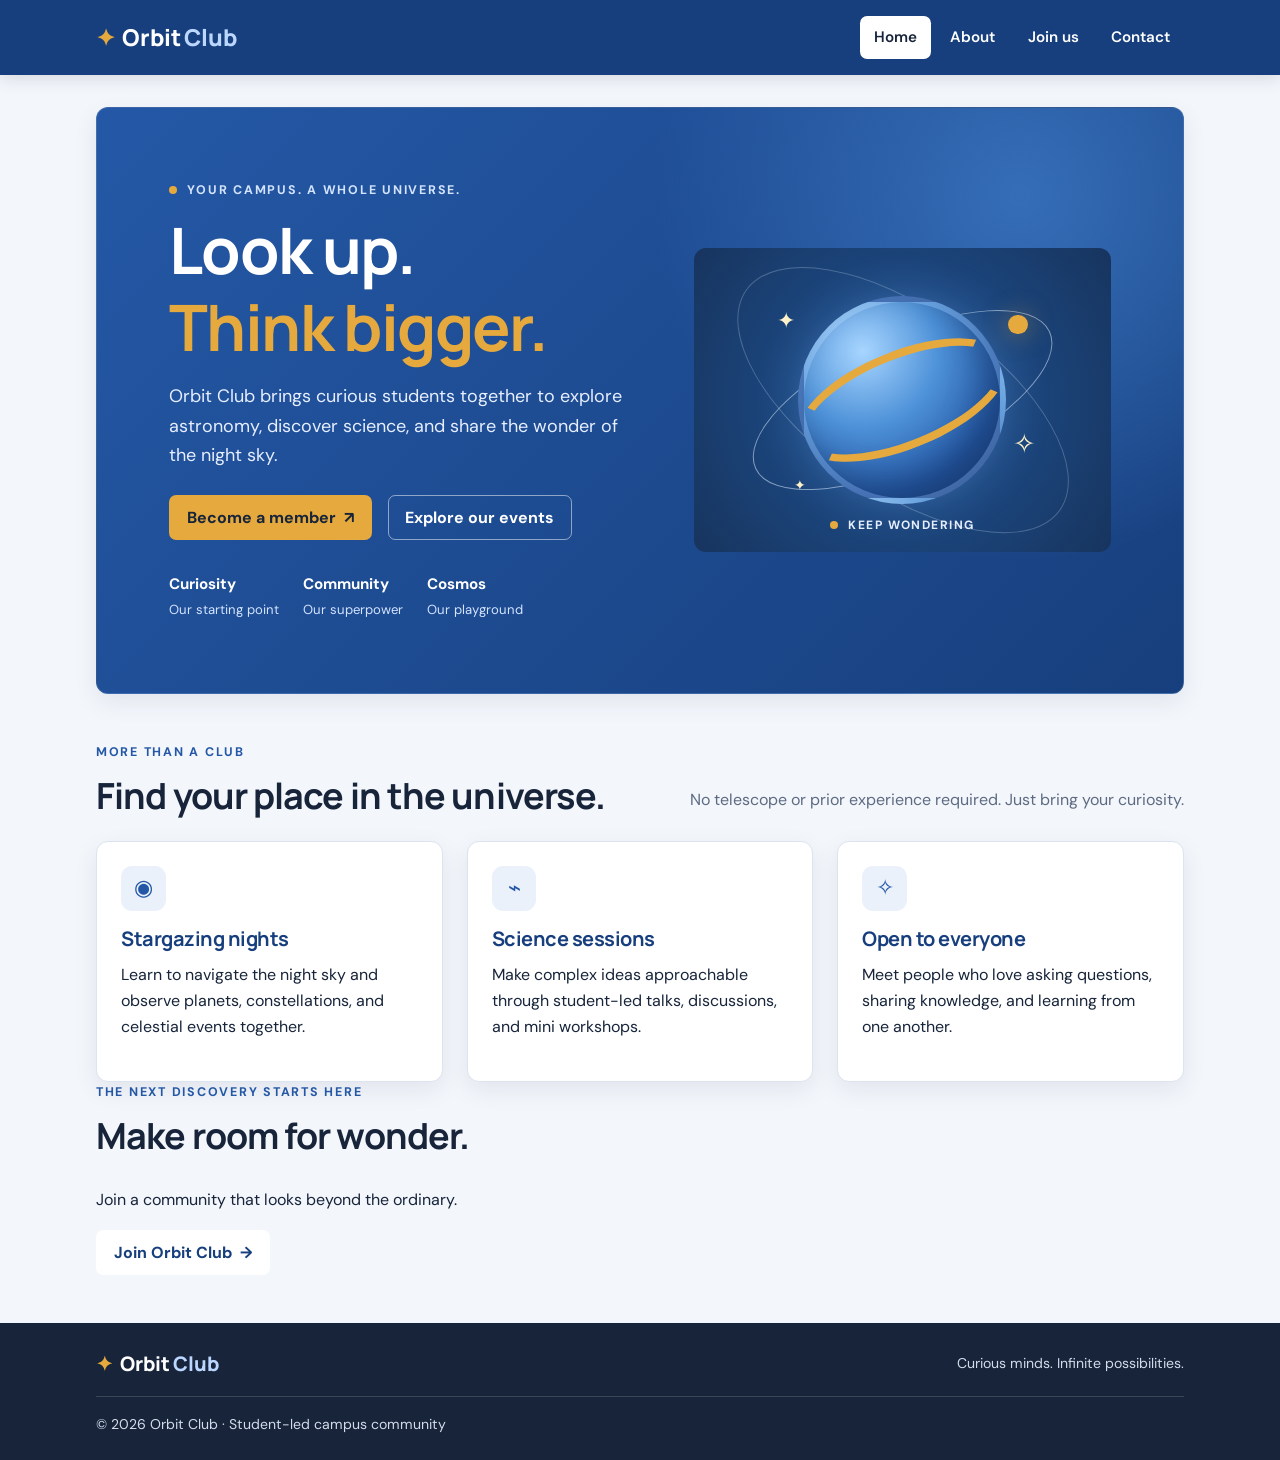
<file: index.html>
<!DOCTYPE html>
<html lang="en">
<head>
<meta charset="UTF-8"><meta name="viewport" content="width=device-width, initial-scale=1.0">
<meta name="description" content="Orbit Club is a student community for astronomy, science, and space exploration.">
<title>Orbit Club | Explore Beyond</title><link rel="icon" type="image/svg+xml" href="favicon.svg"><link rel="stylesheet" href="css/style.css">
</head>
<body>
<header class="site-header"><a class="brand" href="index.html"><span class="brand-mark" aria-hidden="true">✦</span> Orbit<span class="brand-accent">Club</span></a><nav class="site-nav" aria-label="Main navigation"><a class="active" href="index.html" aria-current="page">Home</a><a href="about.html">About</a><a href="registration.html">Join us</a><a href="contact.html">Contact</a></nav></header>
<main>
<section class="hero"><div class="hero-copy"><p class="eyebrow"><span class="status-dot" aria-hidden="true"></span> YOUR CAMPUS. A WHOLE UNIVERSE.</p><h1>Look up.<br><span>Think bigger.</span></h1><p class="lead">Orbit Club brings curious students together to explore astronomy, discover science, and share the wonder of the night sky.</p><div class="actions"><a class="button primary" href="registration.html">Become a member <span aria-hidden="true">↗</span></a><a class="button secondary" href="about.html#events">Explore our events</a></div><div class="hero-stats"><div><strong>Curiosity</strong><span>Our starting point</span></div><div><strong>Community</strong><span>Our superpower</span></div><div><strong>Cosmos</strong><span>Our playground</span></div></div></div>
<div class="hero-art" role="img" aria-label="Decorative illustration of a blue planet, its orbit, and stars"><div class="orbit orbit-one"></div><div class="orbit orbit-two"></div><div class="planet"><span></span></div><div class="moon"></div><span class="star star-a">✦</span><span class="star star-b">✧</span><span class="star star-c">✦</span><div class="art-label"><span class="status-dot"></span> KEEP WONDERING</div></div></section>
<section class="section"><div class="section-heading"><div><p class="eyebrow">MORE THAN A CLUB</p><h2>Find your place in the universe.</h2></div><p class="heading-note">No telescope or prior experience required. Just bring your curiosity.</p></div><div class="feature-grid">
<article class="feature-card"><span class="feature-icon" aria-hidden="true">◉</span><h3>Stargazing nights</h3><p>Learn to navigate the night sky and observe planets, constellations, and celestial events together.</p></article>
<article class="feature-card"><span class="feature-icon" aria-hidden="true">⌁</span><h3>Science sessions</h3><p>Make complex ideas approachable through student-led talks, discussions, and mini workshops.</p></article>
<article class="feature-card"><span class="feature-icon" aria-hidden="true">✧</span><h3>Open to everyone</h3><p>Meet people who love asking questions, sharing knowledge, and learning from one another.</p></article>
</div></section>
<section class="join-banner"><div><p class="eyebrow">THE NEXT DISCOVERY STARTS HERE</p><h2>Make room for wonder.</h2><p>Join a community that looks beyond the ordinary.</p></div><a class="button light" href="registration.html">Join Orbit Club <span aria-hidden="true">→</span></a></section>
</main>
<footer class="site-footer"><a class="brand" href="index.html"><span class="brand-mark" aria-hidden="true">✦</span> Orbit<span class="brand-accent">Club</span></a><p>Curious minds. Infinite possibilities.</p><p class="copyright">© 2026 Orbit Club · Student-led campus community</p></footer>
</body></html>
</file>
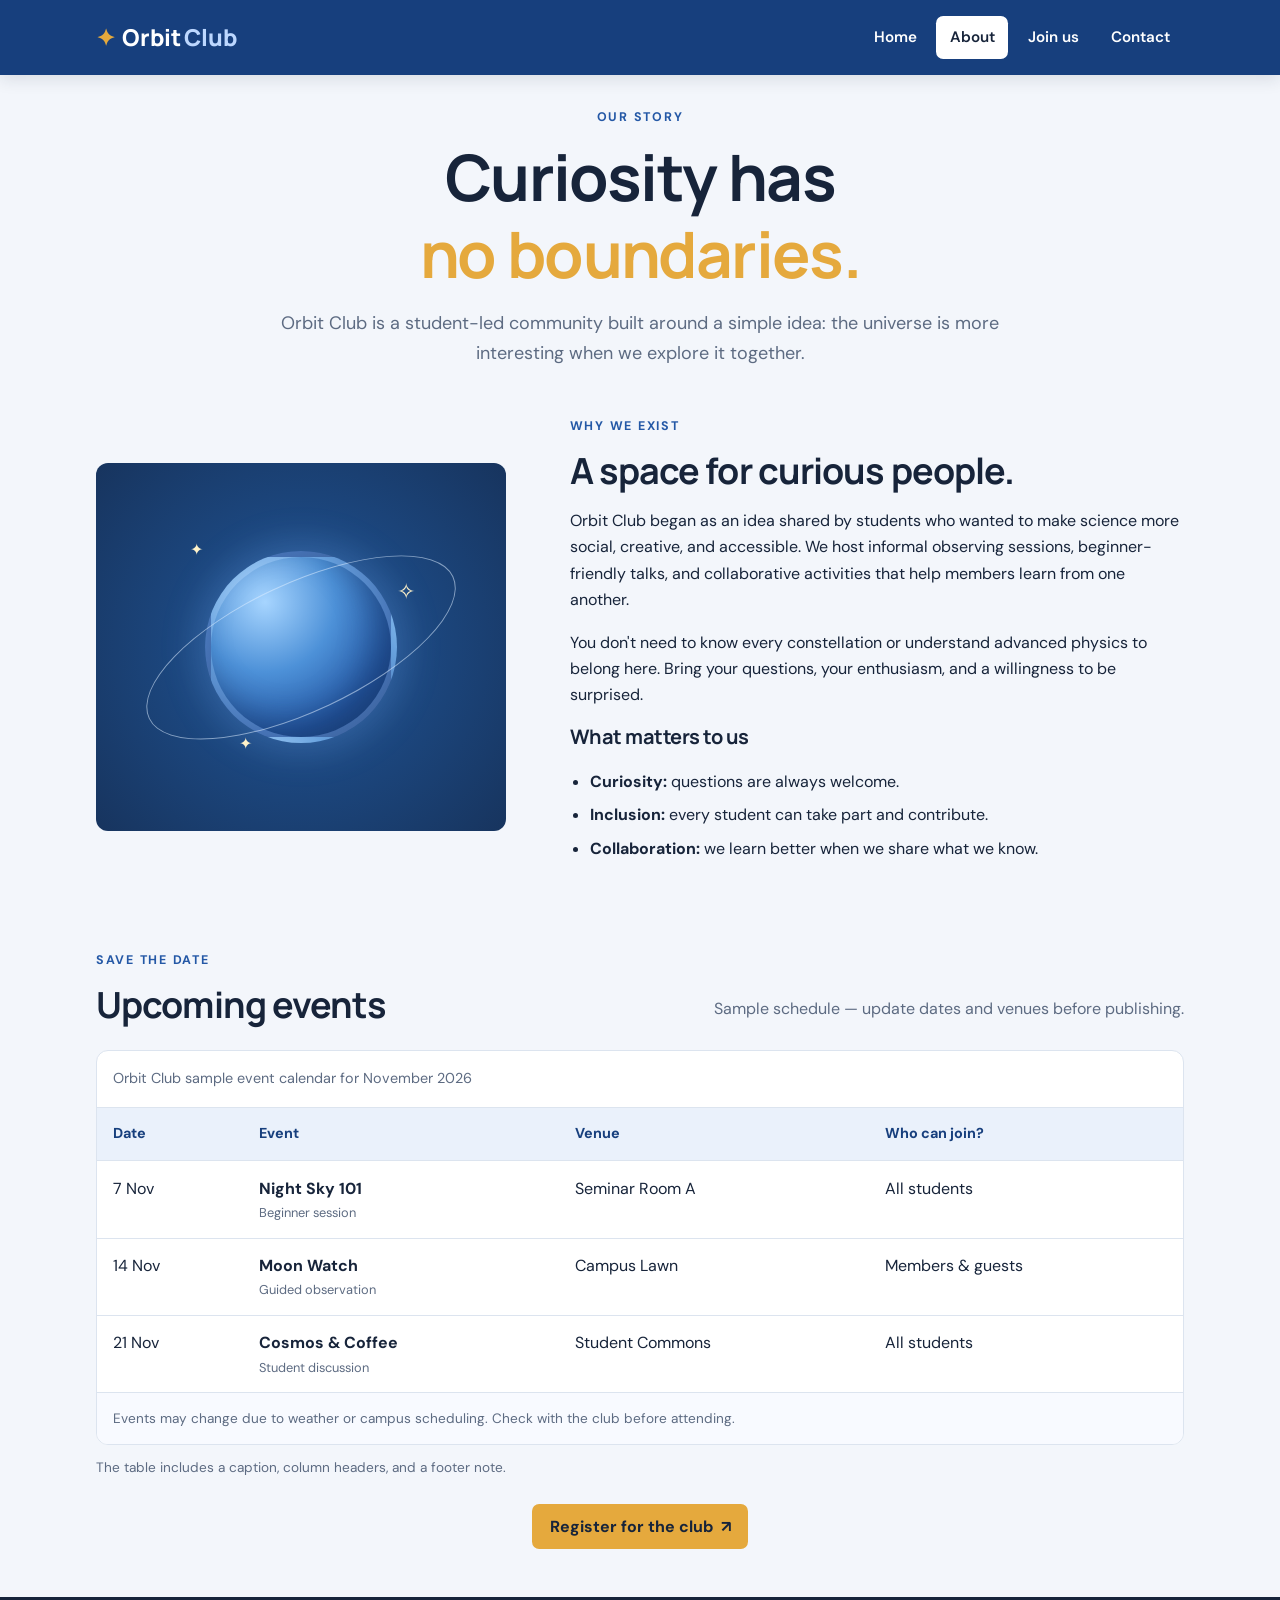
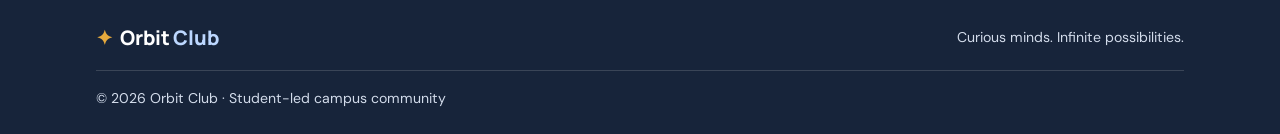
<file: about.html>
<!DOCTYPE html>
<html lang="en">
<head><meta charset="UTF-8"><meta name="viewport" content="width=device-width, initial-scale=1.0"><meta name="description" content="Learn about Orbit Club's story, values, and upcoming campus events."><title>About & Events | Orbit Club</title><link rel="icon" type="image/svg+xml" href="favicon.svg"><link rel="stylesheet" href="css/style.css"></head>
<body>
<header class="site-header"><a class="brand" href="index.html"><span class="brand-mark" aria-hidden="true">✦</span> Orbit<span class="brand-accent">Club</span></a><nav class="site-nav" aria-label="Main navigation"><a href="index.html">Home</a><a class="active" href="about.html" aria-current="page">About</a><a href="registration.html">Join us</a><a href="contact.html">Contact</a></nav></header>
<main class="page-main">
<section class="page-intro"><p class="eyebrow">OUR STORY</p><h1>Curiosity has<br><span>no boundaries.</span></h1><p class="lead">Orbit Club is a student-led community built around a simple idea: the universe is more interesting when we explore it together.</p></section>
<section class="story-grid"><div class="story-visual" role="img" aria-label="Decorative illustration of a planet and stars"><div class="story-planet"></div><span class="story-star one">✦</span><span class="story-star two">✧</span><span class="story-star three">✦</span><div class="story-orbit"></div></div><article class="prose"><p class="eyebrow">WHY WE EXIST</p><h2>A space for curious people.</h2><p>Orbit Club began as an idea shared by students who wanted to make science more social, creative, and accessible. We host informal observing sessions, beginner-friendly talks, and collaborative activities that help members learn from one another.</p><p>You don't need to know every constellation or understand advanced physics to belong here. Bring your questions, your enthusiasm, and a willingness to be surprised.</p><h3>What matters to us</h3><ul class="value-list"><li><strong>Curiosity:</strong> questions are always welcome.</li><li><strong>Inclusion:</strong> every student can take part and contribute.</li><li><strong>Collaboration:</strong> we learn better when we share what we know.</li></ul></article></section>
<section class="section events-section" id="events"><div class="section-heading"><div><p class="eyebrow">SAVE THE DATE</p><h2>Upcoming events</h2></div><p class="heading-note">Sample schedule — update dates and venues before publishing.</p></div><div class="table-wrap"><table><caption>Orbit Club sample event calendar for November 2026</caption><thead><tr><th scope="col">Date</th><th scope="col">Event</th><th scope="col">Venue</th><th scope="col">Who can join?</th></tr></thead><tbody>
<tr><td><time datetime="2026-11-07">7 Nov</time></td><td><strong>Night Sky 101</strong><span class="table-sub">Beginner session</span></td><td>Seminar Room A</td><td>All students</td></tr>
<tr><td><time datetime="2026-11-14">14 Nov</time></td><td><strong>Moon Watch</strong><span class="table-sub">Guided observation</span></td><td>Campus Lawn</td><td>Members &amp; guests</td></tr>
<tr><td><time datetime="2026-11-21">21 Nov</time></td><td><strong>Cosmos &amp; Coffee</strong><span class="table-sub">Student discussion</span></td><td>Student Commons</td><td>All students</td></tr>
</tbody><tfoot><tr><td colspan="4">Events may change due to weather or campus scheduling. Check with the club before attending.</td></tr></tfoot></table></div><p class="table-note">The table includes a caption, column headers, and a footer note.</p><div class="center-action"><a class="button primary" href="registration.html">Register for the club <span aria-hidden="true">↗</span></a></div></section>
</main><footer class="site-footer"><a class="brand" href="index.html"><span class="brand-mark" aria-hidden="true">✦</span> Orbit<span class="brand-accent">Club</span></a><p>Curious minds. Infinite possibilities.</p><p class="copyright">© 2026 Orbit Club · Student-led campus community</p></footer></body></html>
</file>
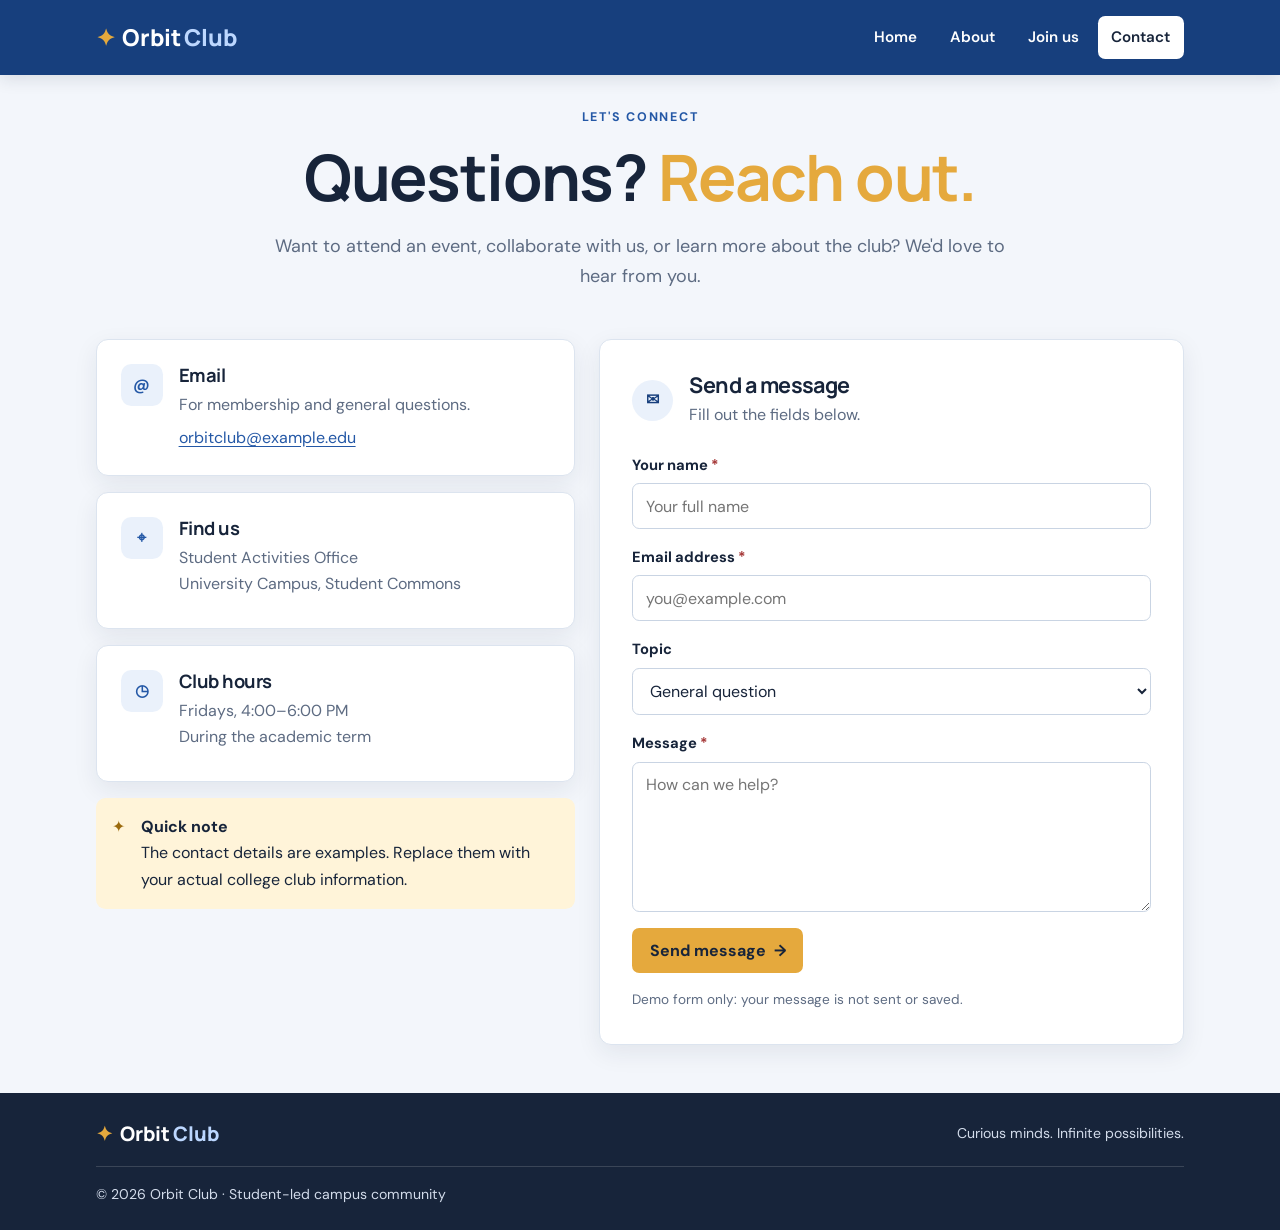
<file: contact.html>
<!DOCTYPE html>
<html lang="en">
<head><meta charset="UTF-8"><meta name="viewport" content="width=device-width, initial-scale=1.0"><meta name="description" content="Contact Orbit Club with questions about membership, events, or volunteering."><title>Contact | Orbit Club</title><link rel="icon" type="image/svg+xml" href="favicon.svg"><link rel="stylesheet" href="css/style.css"></head>
<body>
<header class="site-header"><a class="brand" href="index.html"><span class="brand-mark" aria-hidden="true">✦</span> Orbit<span class="brand-accent">Club</span></a><nav class="site-nav" aria-label="Main navigation"><a href="index.html">Home</a><a href="about.html">About</a><a href="registration.html">Join us</a><a class="active" href="contact.html" aria-current="page">Contact</a></nav></header>
<main class="page-main"><section class="page-intro"><p class="eyebrow">LET'S CONNECT</p><h1>Questions? <span>Reach out.</span></h1><p class="lead">Want to attend an event, collaborate with us, or learn more about the club? We'd love to hear from you.</p></section>
<section class="contact-layout"><div class="contact-details">
<article class="contact-card"><span class="contact-icon" aria-hidden="true">@</span><div><h2>Email</h2><p>For membership and general questions.</p><a href="mailto:orbitclub@example.edu">orbitclub@example.edu</a></div></article>
<article class="contact-card"><span class="contact-icon" aria-hidden="true">⌖</span><div><h2>Find us</h2><p>Student Activities Office<br>University Campus, Student Commons</p></div></article>
<article class="contact-card"><span class="contact-icon" aria-hidden="true">◷</span><div><h2>Club hours</h2><p>Fridays, 4:00–6:00 PM<br>During the academic term</p></div></article>
<div class="contact-note"><span aria-hidden="true">✦</span><p><strong>Quick note</strong><br>The contact details are examples. Replace them with your actual college club information.</p></div></div>
<form class="form-card contact-form" action="#" method="get"><div class="form-heading"><span class="step-number">✉</span><div><h2>Send a message</h2><p>Fill out the fields below.</p></div></div><div class="field-grid">
<div class="field full"><label for="contact-name">Your name <span>*</span></label><input id="contact-name" name="contact-name" type="text" autocomplete="name" required minlength="2" placeholder="Your full name"></div>
<div class="field full"><label for="contact-email">Email address <span>*</span></label><input id="contact-email" name="contact-email" type="email" autocomplete="email" required placeholder="you@example.com"></div>
<div class="field full"><label for="subject">Topic</label><select id="subject" name="subject"><option>General question</option><option>Membership</option><option>Upcoming event</option><option>Volunteering</option><option>Collaboration</option></select></div>
<div class="field full"><label for="message">Message <span>*</span></label><textarea id="message" name="message" rows="6" required minlength="10" placeholder="How can we help?"></textarea></div>
</div><button class="button primary submit-button" type="submit">Send message <span aria-hidden="true">→</span></button><p class="form-disclaimer">Demo form only: your message is not sent or saved.</p></form></section></main>
<footer class="site-footer"><a class="brand" href="index.html"><span class="brand-mark" aria-hidden="true">✦</span> Orbit<span class="brand-accent">Club</span></a><p>Curious minds. Infinite possibilities.</p><p class="copyright">© 2026 Orbit Club · Student-led campus community</p></footer></body></html>
</file>
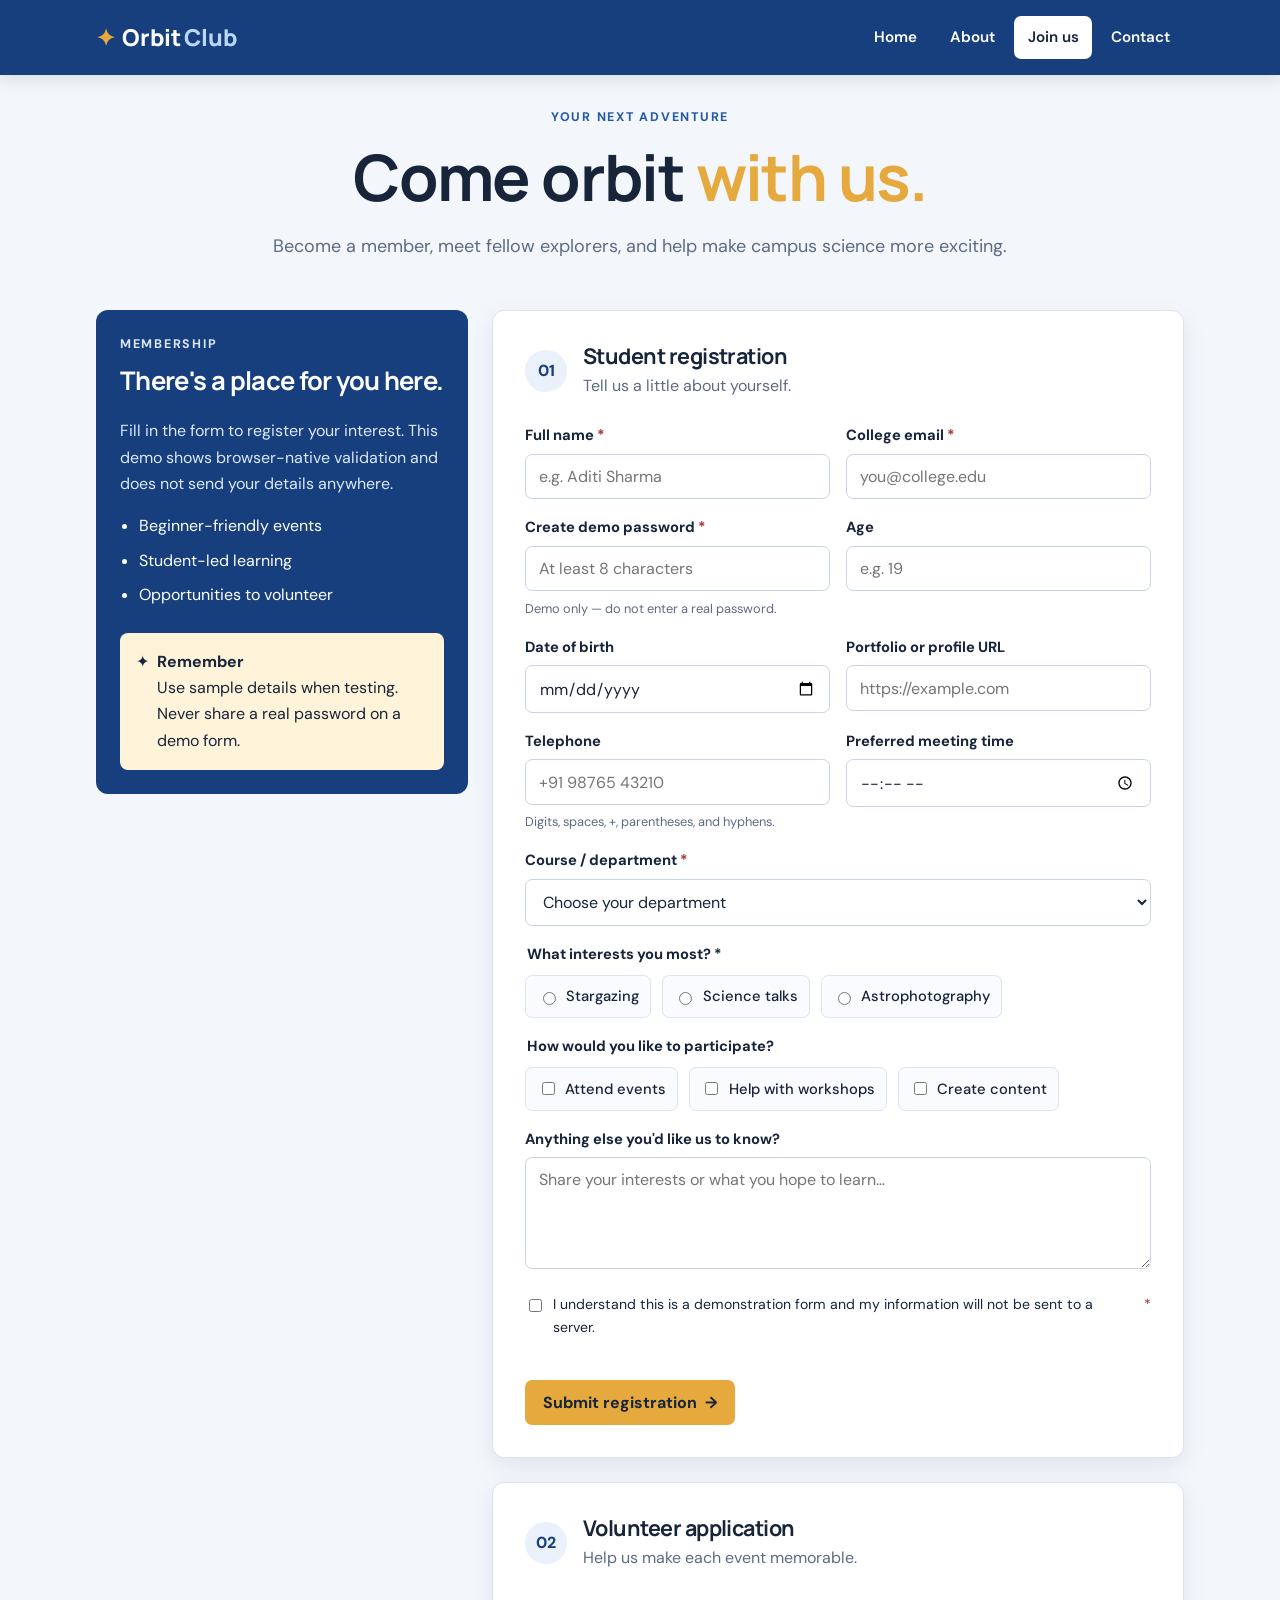
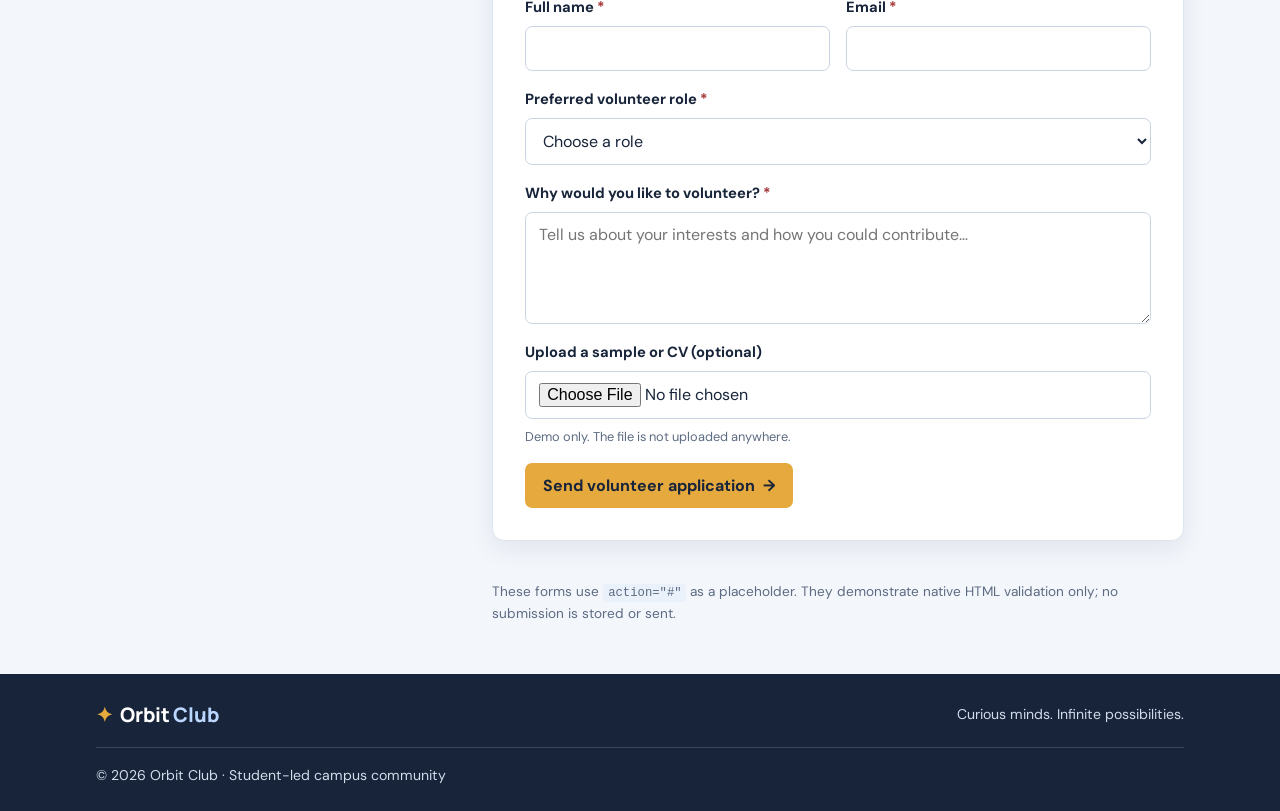
<file: registration.html>
<!DOCTYPE html>
<html lang="en">
<head><meta charset="UTF-8"><meta name="viewport" content="width=device-width, initial-scale=1.0"><meta name="description" content="Register as an Orbit Club member or apply to volunteer at club events."><title>Join Orbit Club | Registration</title><link rel="icon" type="image/svg+xml" href="favicon.svg"><link rel="stylesheet" href="css/style.css"></head>
<body>
<header class="site-header"><a class="brand" href="index.html"><span class="brand-mark" aria-hidden="true">✦</span> Orbit<span class="brand-accent">Club</span></a><nav class="site-nav" aria-label="Main navigation"><a href="index.html">Home</a><a href="about.html">About</a><a class="active" href="registration.html" aria-current="page">Join us</a><a href="contact.html">Contact</a></nav></header>
<main class="page-main"><section class="page-intro"><p class="eyebrow">YOUR NEXT ADVENTURE</p><h1>Come orbit <span>with us.</span></h1><p class="lead">Become a member, meet fellow explorers, and help make campus science more exciting.</p></section>
<div class="form-layout"><aside class="form-aside"><p class="eyebrow">MEMBERSHIP</p><h2>There's a place for you here.</h2><p>Fill in the form to register your interest. This demo shows browser-native validation and does not send your details anywhere.</p><ul class="aside-list"><li>Beginner-friendly events</li><li>Student-led learning</li><li>Opportunities to volunteer</li></ul><div class="aside-callout"><span aria-hidden="true">✦</span><p><strong>Remember</strong><br>Use sample details when testing. Never share a real password on a demo form.</p></div></aside>
<div class="forms-stack">
<form class="form-card" action="#" method="get"><div class="form-heading"><span class="step-number">01</span><div><h2>Student registration</h2><p>Tell us a little about yourself.</p></div></div><div class="field-grid">
<div class="field"><label for="full-name">Full name <span>*</span></label><input id="full-name" name="full-name" type="text" autocomplete="name" placeholder="e.g. Aditi Sharma" required minlength="2"></div>
<div class="field"><label for="student-email">College email <span>*</span></label><input id="student-email" name="student-email" type="email" autocomplete="email" placeholder="you@college.edu" required></div>
<div class="field"><label for="account-password">Create demo password <span>*</span></label><input id="account-password" name="account-password" type="password" autocomplete="new-password" placeholder="At least 8 characters" required minlength="8"><small>Demo only — do not enter a real password.</small></div>
<div class="field"><label for="age">Age</label><input id="age" name="age" type="number" min="16" max="100" step="1" placeholder="e.g. 19"></div>
<div class="field"><label for="birth-date">Date of birth</label><input id="birth-date" name="birth-date" type="date"></div>
<div class="field"><label for="portfolio">Portfolio or profile URL</label><input id="portfolio" name="portfolio" type="url" placeholder="https://example.com"></div>
<div class="field"><label for="phone">Telephone</label><input id="phone" name="phone" type="tel" autocomplete="tel" pattern="[0-9+() -]{7,20}" placeholder="+91 98765 43210"><small>Digits, spaces, +, parentheses, and hyphens.</small></div>
<div class="field"><label for="meeting-time">Preferred meeting time</label><input id="meeting-time" name="meeting-time" type="time"></div>
<div class="field full"><label for="course">Course / department <span>*</span></label><select id="course" name="course" required><option value="">Choose your department</option><option>Computer Science</option><option>Engineering</option><option>Physics</option><option>Humanities</option><option>Commerce &amp; Management</option><option>Other</option></select></div>
<fieldset class="field full"><legend>What interests you most? *</legend><div class="choice-row"><label class="choice"><input type="radio" name="interest" value="stargazing" required> Stargazing</label><label class="choice"><input type="radio" name="interest" value="science-talks"> Science talks</label><label class="choice"><input type="radio" name="interest" value="astrophotography"> Astrophotography</label></div></fieldset>
<fieldset class="field full"><legend>How would you like to participate?</legend><div class="choice-row"><label class="choice"><input type="checkbox" name="participation" value="events"> Attend events</label><label class="choice"><input type="checkbox" name="participation" value="workshops"> Help with workshops</label><label class="choice"><input type="checkbox" name="participation" value="communications"> Create content</label></div></fieldset>
<div class="field full"><label for="intro">Anything else you'd like us to know?</label><textarea id="intro" name="intro" rows="4" placeholder="Share your interests or what you hope to learn…"></textarea></div>
</div><label class="consent"><input type="checkbox" name="consent" required> I understand this is a demonstration form and my information will not be sent to a server. <span>*</span></label><button class="button primary submit-button" type="submit">Submit registration <span aria-hidden="true">→</span></button></form>
<form class="form-card" action="#" method="get" enctype="multipart/form-data"><div class="form-heading"><span class="step-number">02</span><div><h2>Volunteer application</h2><p>Help us make each event memorable.</p></div></div><div class="field-grid">
<div class="field"><label for="volunteer-name">Full name <span>*</span></label><input id="volunteer-name" name="volunteer-name" type="text" required></div>
<div class="field"><label for="volunteer-email">Email <span>*</span></label><input id="volunteer-email" name="volunteer-email" type="email" required></div>
<div class="field full"><label for="volunteer-role">Preferred volunteer role <span>*</span></label><select id="volunteer-role" name="volunteer-role" required><option value="">Choose a role</option><option>Event coordination</option><option>Social media &amp; design</option><option>Equipment &amp; logistics</option><option>Workshop support</option></select></div>
<div class="field full"><label for="availability">Why would you like to volunteer? <span>*</span></label><textarea id="availability" name="availability" rows="4" required minlength="20" placeholder="Tell us about your interests and how you could contribute…"></textarea></div>
<div class="field full"><label for="sample-file">Upload a sample or CV (optional)</label><input id="sample-file" name="sample-file" type="file" accept=".pdf,.png,.jpg,.jpeg,.txt"><small>Demo only. The file is not uploaded anywhere.</small></div>
</div><button class="button primary submit-button" type="submit">Send volunteer application <span aria-hidden="true">→</span></button></form>
<p class="form-disclaimer">These forms use <code>action="#"</code> as a placeholder. They demonstrate native HTML validation only; no submission is stored or sent.</p></div></div></main>
<footer class="site-footer"><a class="brand" href="index.html"><span class="brand-mark" aria-hidden="true">✦</span> Orbit<span class="brand-accent">Club</span></a><p>Curious minds. Infinite possibilities.</p><p class="copyright">© 2026 Orbit Club · Student-led campus community</p></footer></body></html>
</file>
<file: css/style.css>
@import url('https://fonts.googleapis.com/css2?family=DM+Sans:wght@400;500;600;700&family=Manrope:wght@500;600;700;800&display=swap');

/* Day 5: shared design system for every Orbit Club page. */
:root {
  --color-ink: #17243a;
  --color-muted: #5d6b82;
  --color-primary: #2458a6;
  --color-primary-dark: #173f7d;
  --color-accent: #e5a93d;
  --color-surface: #ffffff;
  --color-page: #f3f6fb;
  --color-border: #dce4ef;
  --color-soft-blue: #eaf1fb;
  --font-body: 'DM Sans', sans-serif;
  --font-heading: 'Manrope', sans-serif;
  --space-1: 0.5rem;
  --space-2: 1rem;
  --space-3: 1.5rem;
  --space-4: 2rem;
  --space-5: 3rem;
  --content-width: 68rem;
  --radius-card: 0.75rem;
  --radius-pill: 999px;
  --shadow-card: 0 0.5rem 1.5rem rgb(23 36 58 / 8%);
}

* { box-sizing: border-box; }

html {
  font-size: 100%;
  scroll-behavior: smooth;
}

body {
  margin: 0;
  color: var(--color-ink);
  background: var(--color-page);
  font-family: var(--font-body);
  font-size: 1rem;
  line-height: 1.65;
}

img, svg { max-width: 100%; }
img { display: block; height: auto; }
a { color: var(--color-primary); text-underline-offset: 0.2em; }
a:hover { color: var(--color-primary-dark); }
a:focus-visible, button:focus-visible, input:focus-visible,
select:focus-visible, textarea:focus-visible {
  outline: 0.18rem solid var(--color-accent);
  outline-offset: 0.15rem;
}

h1, h2, h3, h4 {
  margin-top: 0;
  color: var(--color-ink);
  font-family: var(--font-heading);
  line-height: 1.2;
  letter-spacing: -0.025em;
}
h1 { font-size: clamp(2.25rem, 5vw, 4rem); }
h2 { font-size: clamp(1.5rem, 3vw, 2.25rem); }
h3 { font-size: 1.25rem; }
p { margin-top: 0; }
small, .muted, .heading-note, .table-note, .form-disclaimer {
  color: var(--color-muted);
}
::selection { color: var(--color-ink); background: #f6d995; }

.site-header {
  position: relative;
  z-index: 2;
  display: flex;
  align-items: center;
  justify-content: space-between;
  gap: var(--space-3);
  padding: 1rem max(4%, calc((100% - var(--content-width)) / 2));
  color: var(--color-surface);
  background: var(--color-primary-dark);
  box-shadow: 0 0.25rem 1rem rgb(23 36 58 / 12%);
}

.brand {
  display: inline-flex;
  align-items: center;
  gap: 0.2rem;
  color: var(--color-surface);
  font-family: var(--font-heading);
  font-size: 1.45rem;
  font-weight: 800;
  text-decoration: none;
  white-space: nowrap;
}
.brand:hover { color: var(--color-surface); }
.brand-mark { margin-right: 0.25rem; color: var(--color-accent); }
.brand-accent { color: #bcd7ff; }

.site-nav {
  display: flex;
  flex-wrap: wrap;
  align-items: center;
  gap: 0.35rem;
}
.site-nav a {
  display: inline-block;
  padding: 0.55rem 0.85rem;
  border-radius: 0.45rem;
  color: var(--color-surface);
  font-size: 0.95rem;
  font-weight: 600;
  text-decoration: none;
  transition: background-color 160ms ease, color 160ms ease;
}
.site-nav a:hover, .site-nav a.active, .site-nav a[aria-current="page"] {
  color: var(--color-ink);
  background: var(--color-surface);
}

main, .page-main {
  width: min(92%, var(--content-width));
  margin-inline: auto;
}
main { padding-block: var(--space-4) var(--space-5); }
.page-main { min-height: 65vh; padding-block: var(--space-4) var(--space-5); }

.hero {
  display: grid;
  grid-template-columns: minmax(0, 1.05fr) minmax(16rem, 0.95fr);
  align-items: center;
  gap: clamp(2rem, 5vw, 4rem);
  overflow: hidden;
  padding: clamp(2rem, 6vw, 4.5rem);
  border: 1px solid rgb(255 255 255 / 12%);
  border-radius: var(--radius-card);
  color: var(--color-surface);
  background: radial-gradient(circle at 85% 15%, #356eb7 0, transparent 35%),
              linear-gradient(135deg, var(--color-primary), var(--color-primary-dark));
  box-shadow: var(--shadow-card);
}
.hero h1, .hero h2 { color: var(--color-surface); }
.hero h1 { margin-bottom: var(--space-2); }
.hero h1 span, .page-intro h1 span { color: var(--color-accent); }
.hero .lead, .hero p { color: #e7efff; }
.hero-copy { min-width: 0; }
.lead { max-width: 62ch; color: var(--color-muted); font-size: 1.125rem; }
.eyebrow {
  margin-bottom: 0.75rem;
  color: var(--color-primary);
  font-size: 0.78rem;
  font-weight: 700;
  letter-spacing: 0.14em;
  text-transform: uppercase;
}
.hero .eyebrow { color: #d4e4ff; }
.status-dot {
  display: inline-block;
  width: 0.5rem;
  height: 0.5rem;
  margin-right: 0.35rem;
  border-radius: 50%;
  background: var(--color-accent);
}
.actions { display: flex; flex-wrap: wrap; gap: var(--space-2); margin-top: var(--space-3); }
.button {
  display: inline-flex;
  align-items: center;
  justify-content: center;
  gap: 0.5rem;
  min-height: 2.8rem;
  padding: 0.7rem 1.05rem;
  border: 1px solid transparent;
  border-radius: 0.45rem;
  font: 700 1rem var(--font-body);
  text-align: center;
  text-decoration: none;
  cursor: pointer;
  transition: transform 160ms ease, background-color 160ms ease;
}
.button:hover { transform: translateY(-1px); }
.button.primary {
  color: var(--color-ink);
  background: var(--color-accent);
}
.button.primary:hover { color: var(--color-ink); background: #f0bd5a; }
.button.secondary {
  border-color: rgb(255 255 255 / 50%);
  color: var(--color-surface);
  background: transparent;
}
.button.secondary:hover { color: var(--color-ink); background: var(--color-surface); }
.button.light { color: var(--color-primary-dark); background: var(--color-surface); }
.hero-stats { display: flex; flex-wrap: wrap; gap: var(--space-3); margin-top: var(--space-4); }
.hero-stats div { display: grid; gap: 0.1rem; }
.hero-stats strong { color: var(--color-surface); font-size: 0.95rem; }
.hero-stats span { color: #d4e4ff; font-size: 0.82rem; }

.hero-art, .story-visual {
  position: relative;
  display: grid;
  place-items: center;
  min-height: 19rem;
  overflow: hidden;
  border-radius: var(--radius-card);
  background: radial-gradient(circle at 50% 50%, #356eb7 0, #1c477f 45%, #17345e 100%);
}
.planet, .story-planet {
  position: relative;
  width: min(56%, 13rem);
  aspect-ratio: 1;
  border: 0.4rem solid rgb(255 255 255 / 15%);
  border-radius: 50%;
  background: radial-gradient(circle at 30% 25%, #a7d5ff, #4d91d8 38%, #2458a6 72%, #173f7d);
  box-shadow: inset -1rem -1rem 2rem rgb(14 34 67 / 35%), 0 0 3rem rgb(139 193 255 / 20%);
}
.planet span { position: absolute; inset: 25% -7%; border: 0.55rem solid #e5a93d; border-left-color: transparent; border-right-color: transparent; border-radius: 50%; transform: rotate(-22deg); }
.orbit, .story-orbit { position: absolute; width: 78%; height: 42%; border: 1px solid rgb(221 237 255 / 55%); border-radius: 50%; transform: rotate(-25deg); }
.orbit-two { width: 92%; height: 60%; transform: rotate(35deg); border-color: rgb(221 237 255 / 25%); }
.moon { position: absolute; top: 22%; right: 20%; width: 1.2rem; aspect-ratio: 1; border-radius: 50%; background: var(--color-accent); box-shadow: 0 0 1.5rem rgb(229 169 61 / 50%); }
.star, .story-star { position: absolute; color: #fff2c9; }
.star-a { top: 18%; left: 20%; font-size: 1.4rem; }
.star-b { right: 18%; bottom: 28%; font-size: 1.7rem; }
.star-c { left: 24%; bottom: 18%; font-size: 0.9rem; }
.art-label { position: absolute; bottom: 1rem; color: #e7efff; font-size: 0.75rem; font-weight: 700; letter-spacing: 0.12em; }
.section { margin-top: var(--space-5); }
.section-heading { display: flex; align-items: end; justify-content: space-between; gap: var(--space-3); margin-bottom: var(--space-3); }
.section-heading h2 { margin-bottom: 0; }
.heading-note { max-width: 33rem; margin-bottom: 0.25rem; }
.feature-grid, .card-grid {
  display: grid;
  grid-template-columns: repeat(auto-fit, minmax(min(100%, 15rem), 1fr));
  gap: var(--space-3);
}
.feature-card, .card, .contact-card, .form-card {
  border: 1px solid var(--color-border);
  border-radius: var(--radius-card);
  background: var(--color-surface);
  box-shadow: var(--shadow-card);
}
.feature-card, .card { padding: var(--space-3); }
.feature-card h3, .card h2, .card h3 { margin-bottom: 0.65rem; color: var(--color-primary-dark); }
.feature-icon { display: grid; place-items: center; width: 2.8rem; height: 2.8rem; margin-bottom: var(--space-2); border-radius: 0.7rem; color: var(--color-primary); background: var(--color-soft-blue); font-size: 1.4rem; }
.cta-band {
  display: flex;
  align-items: center;
  justify-content: space-between;
  gap: var(--space-3);
  padding: clamp(1.5rem, 4vw, 2.5rem);
  border-radius: var(--radius-card);
  color: var(--color-surface);
  background: var(--color-primary-dark);
}
.cta-band h2 { margin-bottom: 0.5rem; color: var(--color-surface); }
.cta-band p { margin-bottom: 0; color: #dce8fa; }
/* ID selector required by the assignment. It adds a subtle accent, not a layout override. */
#join-us { border-left: 0.3rem solid var(--color-accent); }

.page-intro { max-width: 54rem; margin: 0 auto var(--space-5); text-align: center; }
.page-intro h1 { margin-bottom: var(--space-2); }
.page-intro .lead { margin-inline: auto; }
.story-grid { display: grid; grid-template-columns: minmax(14rem, 0.8fr) minmax(0, 1.2fr); align-items: center; gap: clamp(2rem, 5vw, 4rem); }
.story-visual { min-height: 23rem; }
.story-planet { width: min(54%, 12rem); }
.story-star.one { top: 20%; left: 23%; }
.story-star.two { top: 30%; right: 22%; font-size: 1.4rem; }
.story-star.three { bottom: 20%; left: 35%; }
.story-orbit { width: 82%; height: 35%; }
.prose { max-width: 65ch; }
.prose h2 { margin-bottom: var(--space-2); }
.value-list { padding-left: 1.25rem; }
.value-list li { margin-block: 0.45rem; }
.events-section { padding-top: var(--space-3); }
.table-wrap { overflow-x: auto; border: 1px solid var(--color-border); border-radius: var(--radius-card); background: var(--color-surface); }
table { width: 100%; border-collapse: collapse; text-align: left; }
caption { padding: 1rem; color: var(--color-muted); font-size: 0.9rem; text-align: left; }
th, td { padding: 0.9rem 1rem; border-top: 1px solid var(--color-border); vertical-align: top; }
th { color: var(--color-primary-dark); background: var(--color-soft-blue); font-size: 0.9rem; }
tfoot td { color: var(--color-muted); background: #f8faff; font-size: 0.85rem; }
.table-sub { display: block; color: var(--color-muted); font-size: 0.8rem; }
.table-note { margin-top: 0.75rem; font-size: 0.85rem; }
.center-action { margin-top: var(--space-3); text-align: center; }

.contact-layout { display: grid; grid-template-columns: minmax(0, 0.9fr) minmax(18rem, 1.1fr); align-items: start; gap: var(--space-3); }
.contact-details { display: grid; gap: var(--space-2); }
.contact-card { display: flex; gap: var(--space-2); padding: var(--space-3); }
.contact-card h2 { margin-bottom: 0.35rem; font-size: 1.15rem; }
.contact-card p { margin-bottom: 0.4rem; color: var(--color-muted); }
.contact-icon { display: grid; flex: 0 0 2.6rem; place-items: center; width: 2.6rem; height: 2.6rem; border-radius: 0.65rem; color: var(--color-primary); background: var(--color-soft-blue); font-weight: 700; }
.contact-note { display: flex; gap: var(--space-2); padding: var(--space-2); border-radius: 0.6rem; color: var(--color-ink); background: #fff4d9; }
.contact-note p { margin: 0; }
.contact-note > span { color: #9b6a0d; }
.form-layout { display: grid; grid-template-columns: minmax(14rem, 0.7fr) minmax(0, 1.3fr); align-items: start; gap: var(--space-3); }
.form-aside { position: sticky; top: 1rem; padding: var(--space-3); border-radius: var(--radius-card); color: var(--color-surface); background: var(--color-primary-dark); }
.form-aside h2 { color: var(--color-surface); font-size: 1.6rem; }
.form-aside p { color: #dce8fa; }
.aside-list { padding-left: 1.2rem; }
.aside-list li { margin-block: 0.5rem; }
.aside-callout { display: flex; gap: var(--space-1); margin-top: var(--space-3); padding: var(--space-2); border-radius: 0.5rem; color: var(--color-ink); background: #fff4d9; }
.aside-callout p { margin: 0; color: var(--color-ink); }
.forms-stack { display: grid; gap: var(--space-3); min-width: 0; }
.form-card { padding: clamp(1rem, 3vw, 2rem); }
.form-heading { display: flex; align-items: center; gap: var(--space-2); margin-bottom: var(--space-3); }
.form-heading h2 { margin-bottom: 0.25rem; font-size: 1.35rem; }
.form-heading p { margin-bottom: 0; color: var(--color-muted); }
.step-number { display: grid; flex: 0 0 2.6rem; place-items: center; width: 2.6rem; height: 2.6rem; border-radius: 50%; color: var(--color-primary-dark); background: var(--color-soft-blue); font-weight: 800; }
.field-grid { display: grid; grid-template-columns: repeat(2, minmax(0, 1fr)); gap: var(--space-2); }
.field { display: flex; flex-direction: column; gap: 0.4rem; min-width: 0; }
.field.full { grid-column: 1 / -1; }
.field label, .field legend { color: var(--color-ink); font-size: 0.92rem; font-weight: 700; }
.field label span, .consent span { color: #a33333; }
.field input:not([type="radio"]):not([type="checkbox"]), .field select, .field textarea {
  width: 100%;
  min-height: 2.8rem;
  padding: 0.7rem 0.8rem;
  border: 1px solid #c9d4e3;
  border-radius: 0.45rem;
  color: var(--color-ink);
  background: #fff;
  font: 400 1rem var(--font-body);
}
.field textarea { min-height: 7rem; resize: vertical; }
.field input[type="file"] { width: 100%; font: 400 0.9rem var(--font-body); }
.field small { font-size: 0.8rem; }
fieldset.field { margin: 0; padding: 0; border: 0; }
.choice-row { display: flex; flex-wrap: wrap; gap: 0.7rem; margin-top: 0.5rem; }
.choice { display: inline-flex; align-items: center; gap: 0.45rem; padding: 0.55rem 0.7rem; border: 1px solid var(--color-border); border-radius: 0.45rem; background: #f9fbff; font-weight: 500 !important; }
.choice input, .consent input { accent-color: var(--color-primary); }
.consent { display: flex; align-items: flex-start; gap: 0.5rem; margin-block: var(--space-3); font-size: 0.88rem; }
.consent input { margin-top: 0.35rem; }
.submit-button { margin-top: var(--space-2); }
.form-disclaimer { margin: var(--space-2) 0 0; font-size: 0.85rem; }
code { padding: 0.1rem 0.3rem; border-radius: 0.25rem; background: var(--color-soft-blue); font-size: 0.9em; }

.site-footer {
  display: flex;
  flex-wrap: wrap;
  align-items: center;
  justify-content: space-between;
  gap: var(--space-2);
  padding: var(--space-3) max(4%, calc((100% - var(--content-width)) / 2));
  color: var(--color-surface);
  background: var(--color-ink);
}
.site-footer .brand { font-size: 1.25rem; }
.site-footer p { margin: 0; color: #d3dceb; font-size: 0.88rem; }
.site-footer .copyright { width: 100%; padding-top: var(--space-2); border-top: 1px solid rgb(255 255 255 / 15%); }

/* Narrow screens */
@media (max-width: 48rem) {
  .site-header { align-items: flex-start; flex-direction: column; padding: 1rem 4%; }
  .site-nav { width: 100%; gap: 0.2rem; }
  .site-nav a { padding: 0.5rem 0.65rem; }
  .hero { grid-template-columns: 1fr; padding: clamp(1.4rem, 5vw, 2.5rem); }
  .hero-art { min-height: 16rem; }
  .section-heading, .cta-band { align-items: flex-start; flex-direction: column; }
  .story-grid, .contact-layout, .form-layout { grid-template-columns: 1fr; }
  .story-visual { min-height: 17rem; }
  .form-aside { position: static; }
  .site-footer { align-items: flex-start; flex-direction: column; }
}
@media (max-width: 36rem) {
  main, .page-main { width: 92%; }
  main, .page-main { padding-block: var(--space-3); }
  .hero-stats { gap: var(--space-2); }
  .field-grid { grid-template-columns: 1fr; }
  .field.full { grid-column: auto; }
  th, td { padding: 0.7rem; }
  .button { width: 100%; }
  .actions { width: 100%; }
}
@media (prefers-reduced-motion: reduce) {
  html { scroll-behavior: auto; }
  *, *::before, *::after { transition-duration: 0.01ms !important; animation-duration: 0.01ms !important; }
}

/*
DevTools class-vs-ID exercise (temporary; keep disabled in the final design):
.feature-card { color: tomato; }
#join-us { color: teal; }
If both selectors target the same element, the ID selector wins because its
specificity (1-0-0) is greater than a class selector's (0-1-0).
*/
</file>
